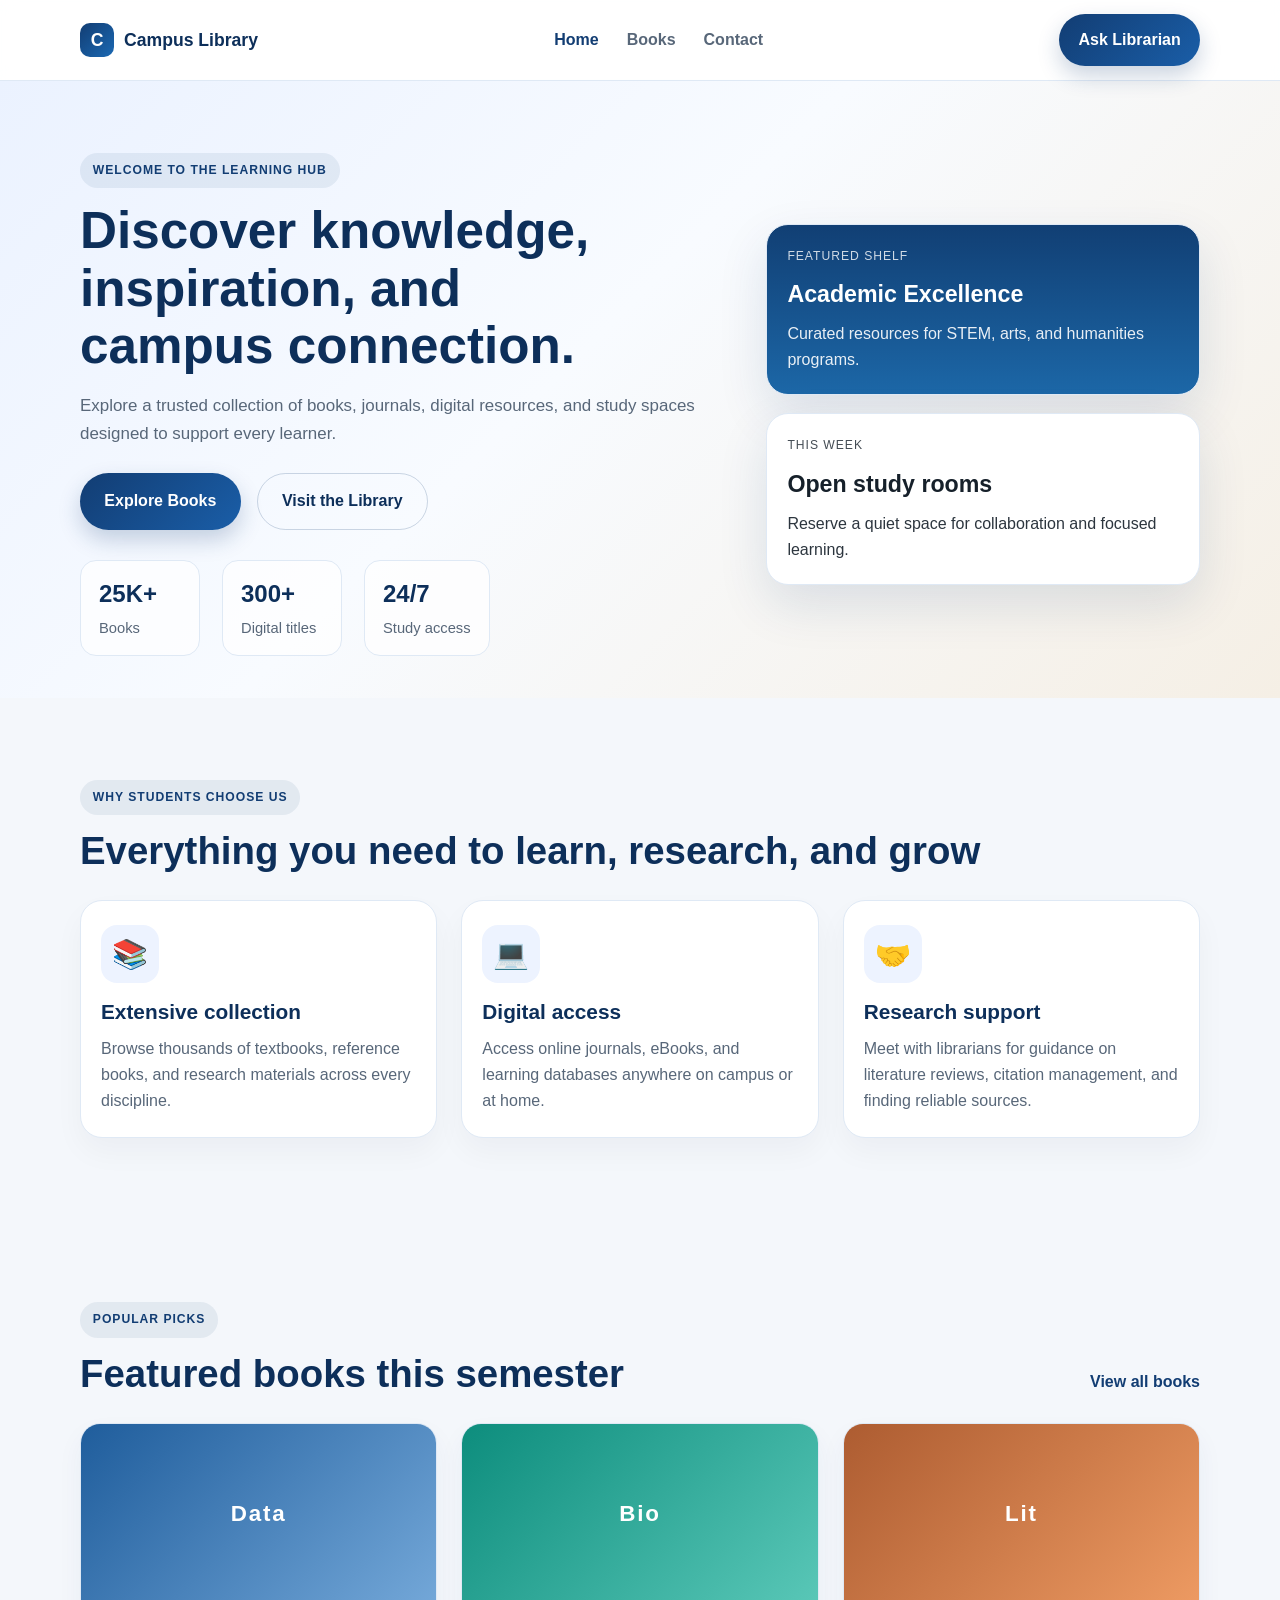
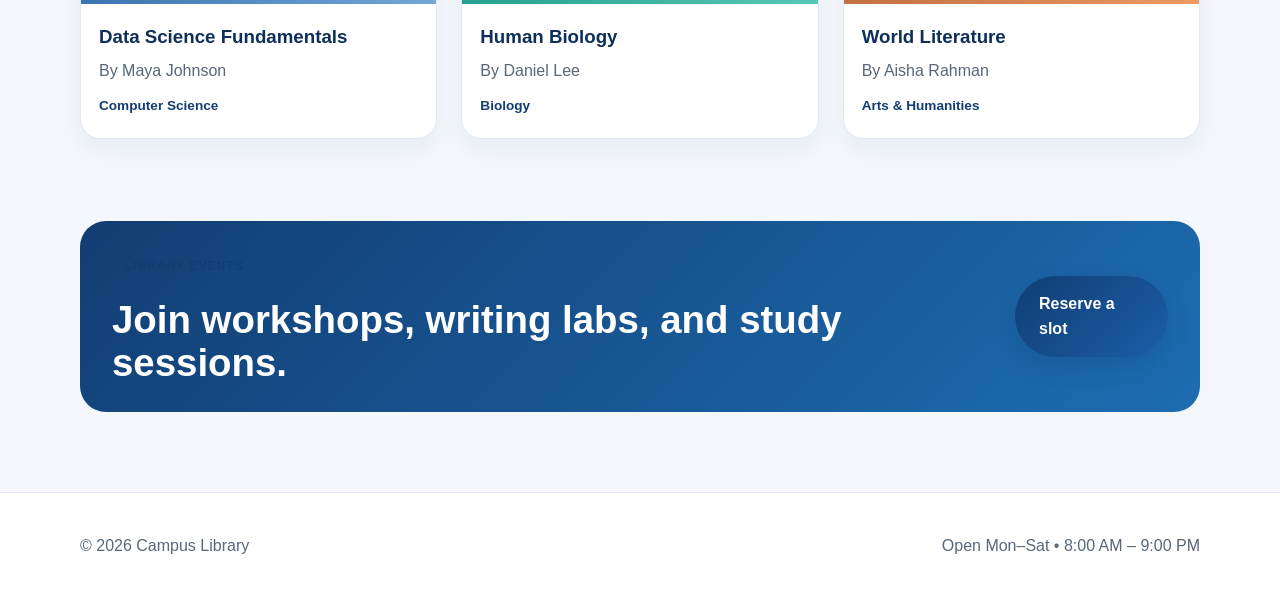
<file: college-library/index.html>
<!DOCTYPE html>
<html lang="en">
  <head>
    <meta charset="UTF-8" />
    <meta name="viewport" content="width=device-width, initial-scale=1.0" />
    <title>Campus Library</title>
    <meta
      name="description"
      content="Campus Library helps students and faculty find books, resources, and support services for academic success."
    />
    <link rel="stylesheet" href="style.css" />
  </head>
  <body>
    <header class="site-header">
      <nav class="nav container" aria-label="Main navigation">
        <a class="brand" href="index.html" aria-label="Campus Library home">
          <span class="brand-mark">C</span>
          <span>Campus Library</span>
        </a>

        <div class="nav-links">
          <a class="active" href="index.html">Home</a>
          <a href="books.html">Books</a>
          <a href="contact.html">Contact</a>
        </div>

        <a class="nav-button" href="contact.html">Ask Librarian</a>
      </nav>
    </header>

    <main>
      <section class="hero">
        <div class="container hero-inner">
          <div class="hero-copy">
            <p class="eyebrow">Welcome to the learning hub</p>
            <h1>Discover knowledge, inspiration, and campus connection.</h1>
            <p class="lead">
              Explore a trusted collection of books, journals, digital resources,
              and study spaces designed to support every learner.
            </p>

            <div class="hero-actions">
              <a class="primary-btn" href="books.html">Explore Books</a>
              <a class="secondary-btn" href="contact.html">Visit the Library</a>
            </div>

            <div class="hero-stats" aria-label="Library statistics">
              <div>
                <strong>25K+</strong>
                <span>Books</span>
              </div>
              <div>
                <strong>300+</strong>
                <span>Digital titles</span>
              </div>
              <div>
                <strong>24/7</strong>
                <span>Study access</span>
              </div>
            </div>
          </div>

          <div class="hero-card" aria-label="Library highlights">
            <div class="mini-card highlight">
              <span class="label">Featured shelf</span>
              <h3>Academic Excellence</h3>
              <p>Curated resources for STEM, arts, and humanities programs.</p>
            </div>
            <div class="mini-card">
              <span class="label">This week</span>
              <h3>Open study rooms</h3>
              <p>Reserve a quiet space for collaboration and focused learning.</p>
            </div>
          </div>
        </div>
      </section>

      <section class="features container">
        <div class="section-heading">
          <p class="eyebrow">Why students choose us</p>
          <h2>Everything you need to learn, research, and grow</h2>
        </div>

        <div class="feature-grid">
          <article class="feature-card">
            <div class="icon">📚</div>
            <h3>Extensive collection</h3>
            <p>
              Browse thousands of textbooks, reference books, and research
              materials across every discipline.
            </p>
          </article>

          <article class="feature-card">
            <div class="icon">💻</div>
            <h3>Digital access</h3>
            <p>
              Access online journals, eBooks, and learning databases anywhere on
              campus or at home.
            </p>
          </article>

          <article class="feature-card">
            <div class="icon">🤝</div>
            <h3>Research support</h3>
            <p>
              Meet with librarians for guidance on literature reviews, citation
              management, and finding reliable sources.
            </p>
          </article>
        </div>
      </section>

      <section class="featured-books container">
        <div class="section-heading split">
          <div>
            <p class="eyebrow">Popular picks</p>
            <h2>Featured books this semester</h2>
          </div>
          <a href="books.html" class="text-link">View all books</a>
        </div>

        <div class="book-grid">
          <article class="book-card">
            <div class="book-cover cover-a">Data</div>
            <div class="book-info">
              <h3>Data Science Fundamentals</h3>
              <p>By Maya Johnson</p>
              <span>Computer Science</span>
            </div>
          </article>

          <article class="book-card">
            <div class="book-cover cover-b">Bio</div>
            <div class="book-info">
              <h3>Human Biology</h3>
              <p>By Daniel Lee</p>
              <span>Biology</span>
            </div>
          </article>

          <article class="book-card">
            <div class="book-cover cover-c">Lit</div>
            <div class="book-info">
              <h3>World Literature</h3>
              <p>By Aisha Rahman</p>
              <span>Arts & Humanities</span>
            </div>
          </article>
        </div>
      </section>

      <section class="cta-panel">
        <div class="container cta-inner">
          <div>
            <p class="eyebrow">Library events</p>
            <h2>Join workshops, writing labs, and study sessions.</h2>
          </div>
          <a class="primary-btn" href="contact.html">Reserve a slot</a>
        </div>
      </section>
    </main>

    <footer class="site-footer">
      <div class="container footer-inner">
        <p>© 2026 Campus Library</p>
        <p>Open Mon–Sat • 8:00 AM – 9:00 PM</p>
      </div>
    </footer>
  </body>
</html>
</file>
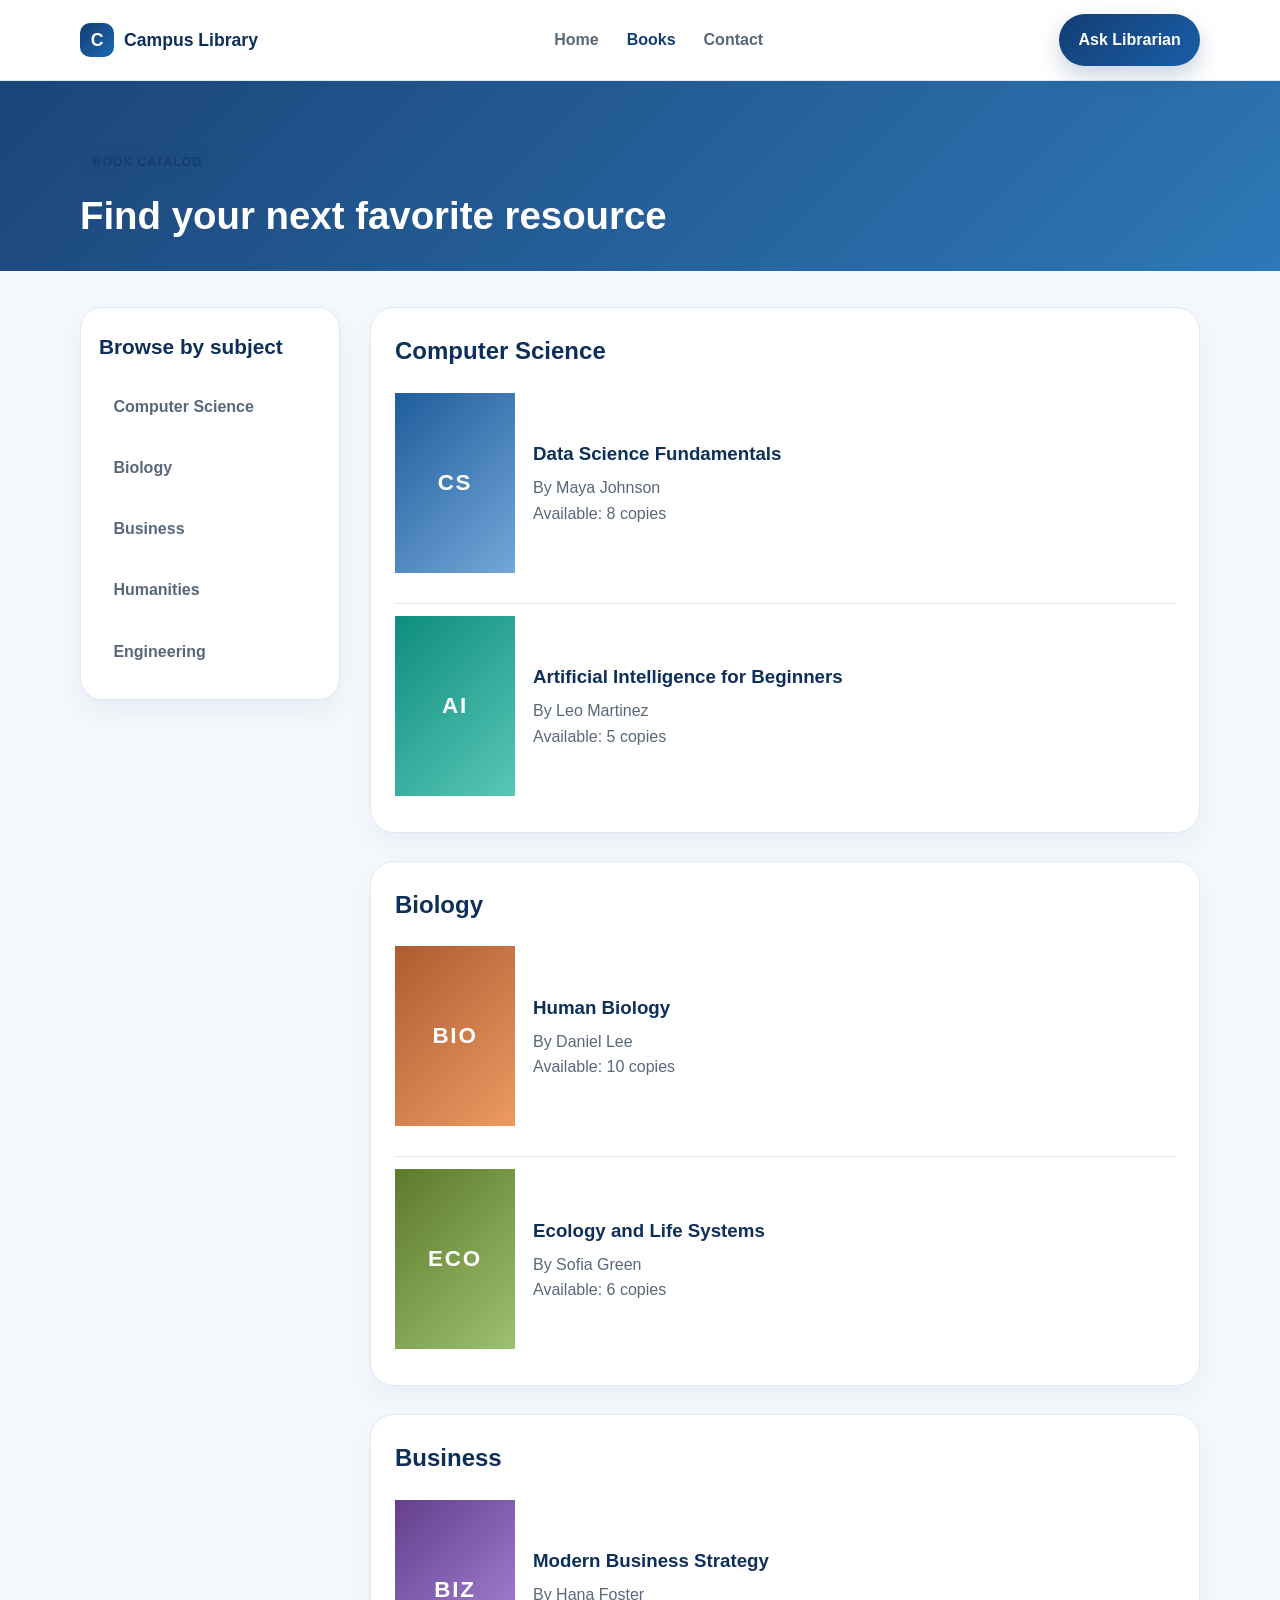
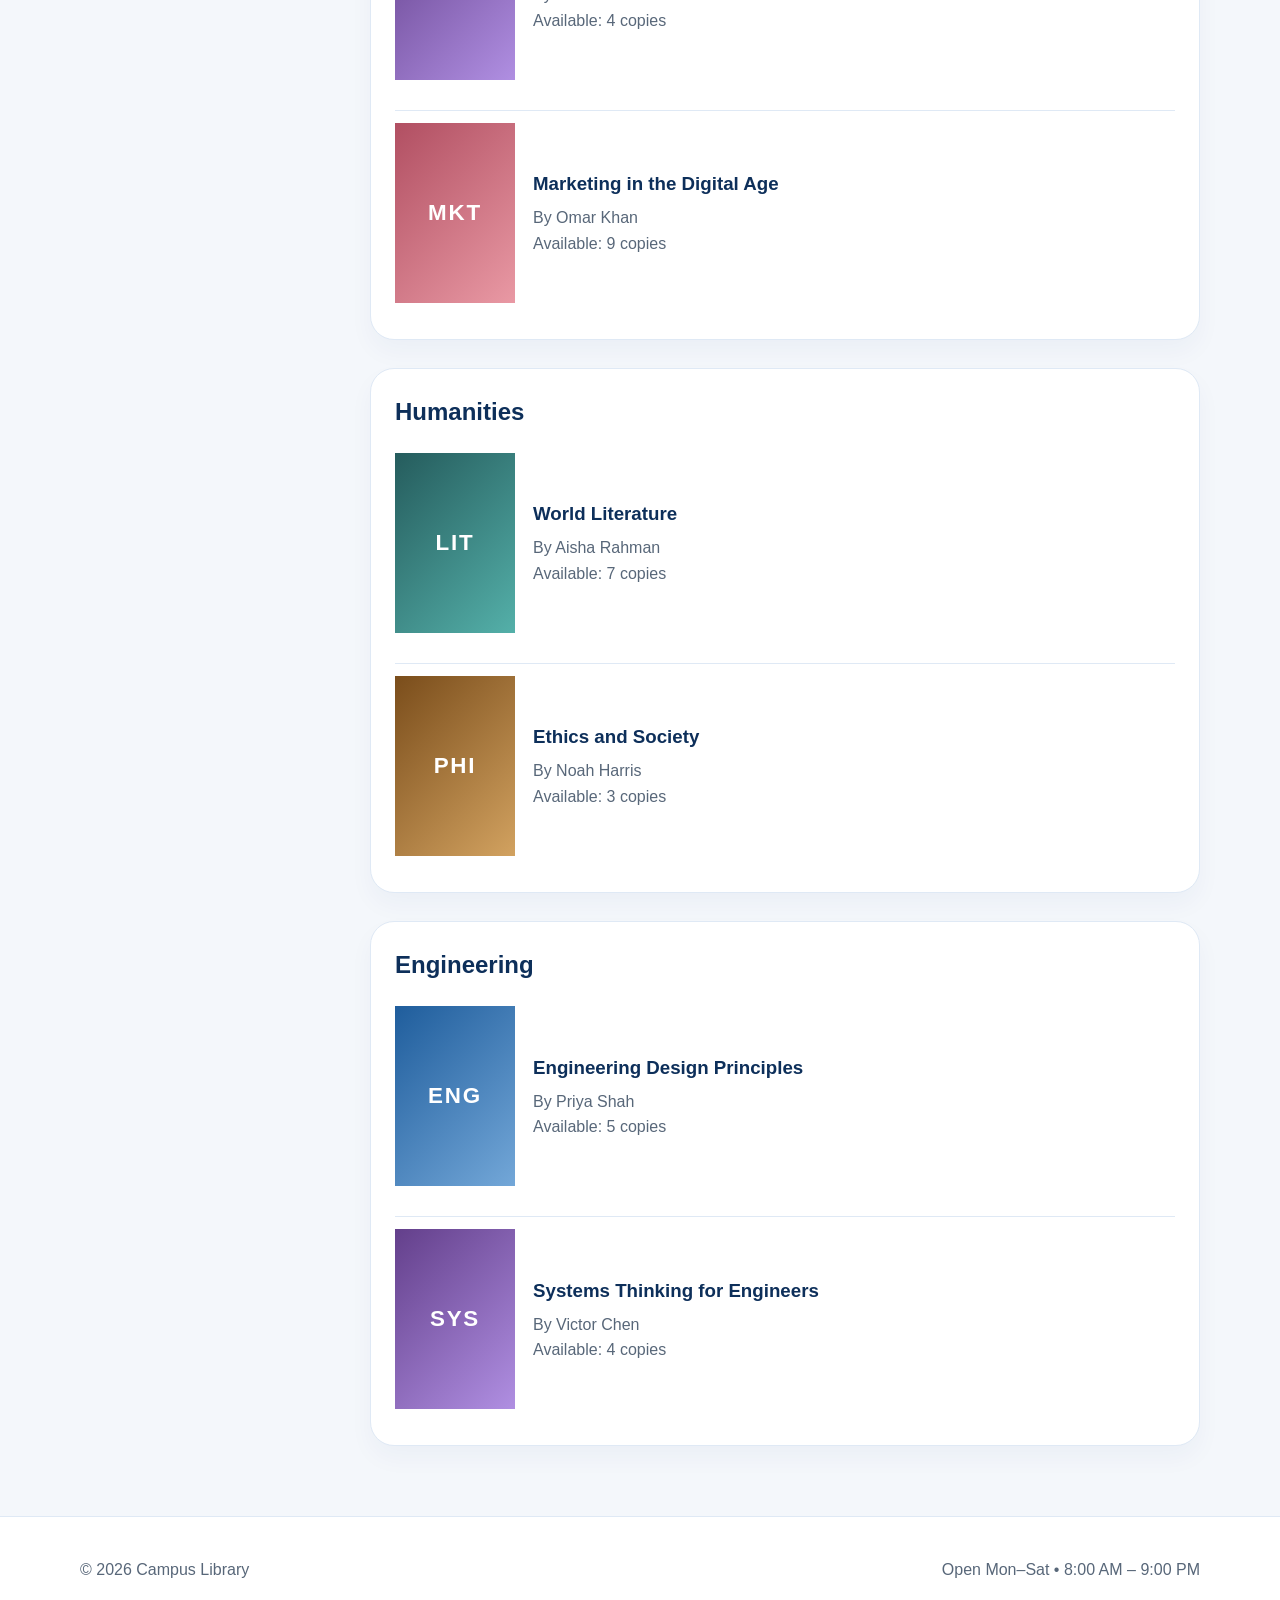
<file: college-library/books.html>
<!DOCTYPE html>
<html lang="en">
  <head>
    <meta charset="UTF-8" />
    <meta name="viewport" content="width=device-width, initial-scale=1.0" />
    <title>Books | Campus Library</title>
    <meta
      name="description"
      content="Browse the Campus Library catalog by department, subject, and recommended titles."
    />
    <link rel="stylesheet" href="style.css" />
  </head>
  <body>
    <header class="site-header">
      <nav class="nav container" aria-label="Main navigation">
        <a class="brand" href="index.html" aria-label="Campus Library home">
          <span class="brand-mark">C</span>
          <span>Campus Library</span>
        </a>

        <div class="nav-links">
          <a href="index.html">Home</a>
          <a class="active" href="books.html">Books</a>
          <a href="contact.html">Contact</a>
        </div>

        <a class="nav-button" href="contact.html">Ask Librarian</a>
      </nav>
    </header>

    <main class="page-main">
      <section class="page-hero small-hero">
        <div class="container">
          <p class="eyebrow">Book catalog</p>
          <h1>Find your next favorite resource</h1>
        </div>
      </section>

      <section class="container catalog-wrap">
        <aside class="catalog-sidebar" aria-label="Book categories">
          <h2>Browse by subject</h2>
          <ul>
            <li><a href="#computer-science">Computer Science</a></li>
            <li><a href="#biology">Biology</a></li>
            <li><a href="#business">Business</a></li>
            <li><a href="#humanities">Humanities</a></li>
            <li><a href="#engineering">Engineering</a></li>
          </ul>
        </aside>

        <div class="catalog-content">
          <div class="catalog-section" id="computer-science">
            <h2>Computer Science</h2>
            <div class="book-list">
              <article class="catalog-book">
                <div class="book-cover cover-a">CS</div>
                <div>
                  <h3>Data Science Fundamentals</h3>
                  <p>By Maya Johnson</p>
                  <span>Available: 8 copies</span>
                </div>
              </article>

              <article class="catalog-book">
                <div class="book-cover cover-b">AI</div>
                <div>
                  <h3>Artificial Intelligence for Beginners</h3>
                  <p>By Leo Martinez</p>
                  <span>Available: 5 copies</span>
                </div>
              </article>
            </div>
          </div>

          <div class="catalog-section" id="biology">
            <h2>Biology</h2>
            <div class="book-list">
              <article class="catalog-book">
                <div class="book-cover cover-c">BIO</div>
                <div>
                  <h3>Human Biology</h3>
                  <p>By Daniel Lee</p>
                  <span>Available: 10 copies</span>
                </div>
              </article>

              <article class="catalog-book">
                <div class="book-cover cover-d">ECO</div>
                <div>
                  <h3>Ecology and Life Systems</h3>
                  <p>By Sofia Green</p>
                  <span>Available: 6 copies</span>
                </div>
              </article>
            </div>
          </div>

          <div class="catalog-section" id="business">
            <h2>Business</h2>
            <div class="book-list">
              <article class="catalog-book">
                <div class="book-cover cover-e">BIZ</div>
                <div>
                  <h3>Modern Business Strategy</h3>
                  <p>By Hana Foster</p>
                  <span>Available: 4 copies</span>
                </div>
              </article>

              <article class="catalog-book">
                <div class="book-cover cover-f">MKT</div>
                <div>
                  <h3>Marketing in the Digital Age</h3>
                  <p>By Omar Khan</p>
                  <span>Available: 9 copies</span>
                </div>
              </article>
            </div>
          </div>

          <div class="catalog-section" id="humanities">
            <h2>Humanities</h2>
            <div class="book-list">
              <article class="catalog-book">
                <div class="book-cover cover-g">LIT</div>
                <div>
                  <h3>World Literature</h3>
                  <p>By Aisha Rahman</p>
                  <span>Available: 7 copies</span>
                </div>
              </article>

              <article class="catalog-book">
                <div class="book-cover cover-h">PHI</div>
                <div>
                  <h3>Ethics and Society</h3>
                  <p>By Noah Harris</p>
                  <span>Available: 3 copies</span>
                </div>
              </article>
            </div>
          </div>

          <div class="catalog-section" id="engineering">
            <h2>Engineering</h2>
            <div class="book-list">
              <article class="catalog-book">
                <div class="book-cover cover-a">ENG</div>
                <div>
                  <h3>Engineering Design Principles</h3>
                  <p>By Priya Shah</p>
                  <span>Available: 5 copies</span>
                </div>
              </article>

              <article class="catalog-book">
                <div class="book-cover cover-e">SYS</div>
                <div>
                  <h3>Systems Thinking for Engineers</h3>
                  <p>By Victor Chen</p>
                  <span>Available: 4 copies</span>
                </div>
              </article>
            </div>
          </div>
        </div>
      </section>
    </main>

    <footer class="site-footer">
      <div class="container footer-inner">
        <p>© 2026 Campus Library</p>
        <p>Open Mon–Sat • 8:00 AM – 9:00 PM</p>
      </div>
    </footer>
  </body>
</html>
</file>
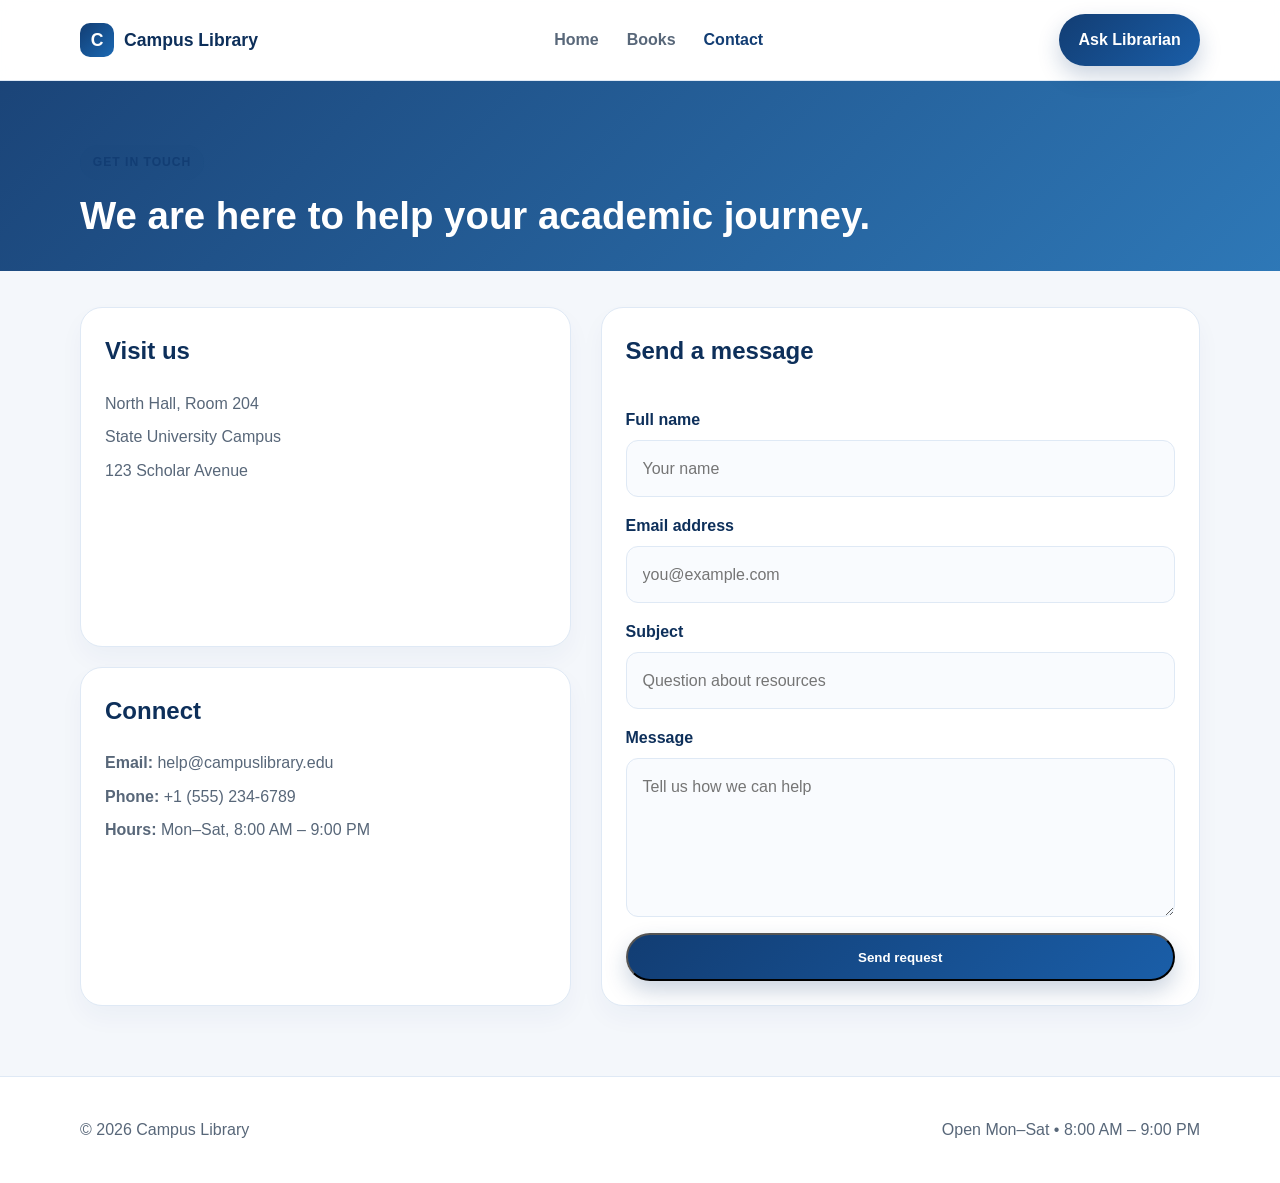
<file: college-library/contact.html>
<!DOCTYPE html>
<html lang="en">
  <head>
    <meta charset="UTF-8" />
    <meta name="viewport" content="width=device-width, initial-scale=1.0" />
    <title>Contact | Campus Library</title>
    <meta
      name="description"
      content="Contact the Campus Library for hours, support, reservations, and general questions."
    />
    <link rel="stylesheet" href="style.css" />
  </head>
  <body>
    <header class="site-header">
      <nav class="nav container" aria-label="Main navigation">
        <a class="brand" href="index.html" aria-label="Campus Library home">
          <span class="brand-mark">C</span>
          <span>Campus Library</span>
        </a>

        <div class="nav-links">
          <a href="index.html">Home</a>
          <a href="books.html">Books</a>
          <a class="active" href="contact.html">Contact</a>
        </div>

        <a class="nav-button" href="contact.html">Ask Librarian</a>
      </nav>
    </header>

    <main class="page-main">
      <section class="page-hero small-hero">
        <div class="container">
          <p class="eyebrow">Get in touch</p>
          <h1>We are here to help your academic journey.</h1>
        </div>
      </section>

      <section class="container contact-wrap">
        <div class="contact-info">
          <div class="info-card">
            <h2>Visit us</h2>
            <p>North Hall, Room 204</p>
            <p>State University Campus</p>
            <p>123 Scholar Avenue</p>
          </div>

          <div class="info-card">
            <h2>Connect</h2>
            <p><strong>Email:</strong> help@campuslibrary.edu</p>
            <p><strong>Phone:</strong> +1 (555) 234-6789</p>
            <p><strong>Hours:</strong> Mon–Sat, 8:00 AM – 9:00 PM</p>
          </div>
        </div>

        <form class="contact-form" action="#" method="post">
          <h2>Send a message</h2>
          <div class="form-group">
            <label for="name">Full name</label>
            <input id="name" name="name" type="text" placeholder="Your name" />
          </div>

          <div class="form-group">
            <label for="email">Email address</label>
            <input id="email" name="email" type="email" placeholder="you@example.com" />
          </div>

          <div class="form-group">
            <label for="subject">Subject</label>
            <input id="subject" name="subject" type="text" placeholder="Question about resources" />
          </div>

          <div class="form-group">
            <label for="message">Message</label>
            <textarea id="message" name="message" rows="5" placeholder="Tell us how we can help"></textarea>
          </div>

          <button type="submit" class="primary-btn">Send request</button>
        </form>
      </section>
    </main>

    <footer class="site-footer">
      <div class="container footer-inner">
        <p>© 2026 Campus Library</p>
        <p>Open Mon–Sat • 8:00 AM – 9:00 PM</p>
      </div>
    </footer>
  </body>
</html>
</file>
<file: college-library/style.css>
:root {
  --bg: #f4f7fb;
  --surface: #ffffff;
  --surface-2: #edf3ff;
  --primary: #123d73;
  --primary-dark: #0d2f5a;
  --accent: #f0a53d;
  --text: #16202a;
  --muted: #586779;
  --line: #dfe9f5;
  --shadow: 0 20px 50px rgba(18, 61, 115, 0.12);
}

* { box-sizing: border-box; }

html {
  scroll-behavior: smooth;
}

body {
  margin: 0;
  font-family: "Segoe UI", Tahoma, Geneva, Verdana, sans-serif;
  background: var(--bg);
  color: var(--text);
  line-height: 1.6;
}

a {
  color: inherit;
  text-decoration: none;
}

img {
  max-width: 100%;
  display: block;
}

.container {
  width: min(1120px, calc(100% - 32px));
  margin: 0 auto;
}

.site-header {
  background: rgba(255, 255, 255, 0.92);
  border-bottom: 1px solid var(--line);
  position: sticky;
  top: 0;
  z-index: 10;
  backdrop-filter: blur(8px);
}

.nav {
  display: flex;
  align-items: center;
  justify-content: space-between;
  min-height: 80px;
  gap: 18px;
}

.brand {
  display: inline-flex;
  align-items: center;
  gap: 10px;
  font-size: 1.1rem;
  font-weight: 700;
  color: var(--primary-dark);
}

.brand-mark {
  display: inline-grid;
  place-items: center;
  width: 34px;
  height: 34px;
  border-radius: 10px;
  background: linear-gradient(135deg, var(--primary), #1b69b3);
  color: white;
  font-weight: 800;
}

.nav-links {
  display: flex;
  align-items: center;
  gap: 28px;
  color: var(--muted);
  font-weight: 600;
}

.nav-links a {
  transition: color 0.2s ease;
}

.nav-links a:hover,
.nav-links a.active {
  color: var(--primary);
}

.nav-button,
.primary-btn,
.secondary-btn {
  display: inline-flex;
  align-items: center;
  justify-content: center;
  border-radius: 999px;
  font-weight: 700;
  transition: transform 0.2s ease, box-shadow 0.2s ease;
}

.nav-button,
.primary-btn {
  background: linear-gradient(135deg, var(--primary), #1a5ea8);
  color: #fff;
  box-shadow: 0 10px 22px rgba(18, 61, 115, 0.22);
}

.nav-button {
  padding: 0.8rem 1.2rem;
}

.primary-btn,
.secondary-btn {
  padding: 0.92rem 1.52rem;
}

.secondary-btn {
  background: transparent;
  border: 1px solid rgba(18, 61, 115, 0.2);
  color: var(--primary-dark);
}

.nav-button:hover,
.primary-btn:hover,
.secondary-btn:hover {
  transform: translateY(-1px);
}

.hero {
  background: linear-gradient(135deg, #ebf2ff 0%, #f8fbff 45%, #f5efe5 100%);
  padding: 72px 0 42px;
}

.hero-inner {
  display: grid;
  grid-template-columns: 1.2fr 0.8fr;
  gap: 36px;
  align-items: center;
}

.eyebrow {
  display: inline-block;
  margin: 0 0 14px;
  padding: 0.5rem 0.8rem;
  border-radius: 999px;
  background: rgba(18, 61, 115, 0.08);
  color: var(--primary); 
  font-size: 0.76rem;
  font-weight: 700;
  letter-spacing: 0.08em;
  text-transform: uppercase;
}

.hero-copy h1,
.page-hero h1,
.section-heading h2,
.cta-panel h2 {
  margin: 0;
  color: var(--primary-dark);
  line-height: 1.12;
}

.hero-copy h1 {
  font-size: clamp(2.4rem, 4vw, 4.1rem);
  max-width: 560px;
}

.lead {
  margin: 18px 0 0;
  max-width: 620px;
  color: var(--muted);
  font-size: 1.06rem;
}

.hero-actions {
  display: flex;
  flex-wrap: wrap;
  gap: 16px;
  margin-top: 26px;
}

.hero-stats {
  display: flex;
  flex-wrap: wrap;
  gap: 22px;
  margin-top: 30px;
}

.hero-stats div {
  display: flex;
  flex-direction: column;
  gap: 4px;
  padding: 14px 18px;
  background: rgba(255, 255, 255, 0.72);
  border: 1px solid var(--line);
  border-radius: 16px;
  min-width: 120px;
}

.hero-stats strong {
  font-size: 1.5rem;
  color: var(--primary-dark);
}

.hero-stats span {
  color: var(--muted);
  font-size: 0.92rem;
}

.hero-card {
  display: grid;
  gap: 18px;
}

.mini-card {
  background: var(--surface);
  border: 1px solid var(--line);
  border-radius: 22px;
  padding: 22px 20px;
  box-shadow: var(--shadow);
}

.mini-card.highlight {
  background: linear-gradient(180deg, #113f74, #1c67a7);
  color: white;
}

.mini-card h3 {
  margin: 10px 0 8px;
  font-size: 1.45rem;
}

.mini-card p {
  margin: 0;
  color: inherit;
  opacity: 0.9;
}

.label {
  display: block;
  font-size: 0.76rem;
  letter-spacing: 0.08em;
  text-transform: uppercase;
  opacity: 0.8;
}

.features,
.featured-books {
  padding: 82px 0;
}

.section-heading {
  margin-bottom: 28px;
}

.section-heading h2 {
  font-size: clamp(1.8rem, 3vw, 2.8rem);
}

.split {
  display: flex;
  align-items: end;
  justify-content: space-between;
  gap: 20px;
}

.text-link {
  color: var(--primary);
  font-weight: 700;
}

.feature-grid,
.book-grid {
  display: grid;
  gap: 24px;
}

.feature-grid {
  grid-template-columns: repeat(3, minmax(0, 1fr));
}

.feature-card {
  background: var(--surface);
  border: 1px solid var(--line);
  border-radius: 22px;
  padding: 24px 20px;
  box-shadow: 0 14px 30px rgba(16, 35, 52, 0.04);
}

.icon {
  display: inline-grid;
  place-items: center;
  width: 58px;
  height: 58px;
  border-radius: 16px;
  background: var(--surface-2);
  font-size: 1.8rem;
  margin-bottom: 12px;
}

.feature-card h3 {
  margin: 0 0 8px;
  color: var(--primary-dark);
  font-size: 1.3rem;
}

.feature-card p {
  margin: 0;
  color: var(--muted);
}

.book-grid {
  grid-template-columns: repeat(3, minmax(0, 1fr));
}

.book-card {
  background: var(--surface);
  border: 1px solid var(--line);
  border-radius: 20px;
  overflow: hidden;
  box-shadow: 0 12px 26px rgba(18, 61, 115, 0.05);
}

.book-cover {
  display: grid;
  place-items: center;
  min-height: 180px;
  color: white;
  font-size: 1.4rem;
  font-weight: 800;
  letter-spacing: 0.08em;
}

.cover-a { background: linear-gradient(135deg, #1f5d9c, #73a7d8); }
.cover-b { background: linear-gradient(135deg, #0d8d7d, #59c7b7); }
.cover-c { background: linear-gradient(135deg, #ad5c31, #ed9a62); }
.cover-d { background: linear-gradient(135deg, #5c7a2a, #9cc16f); }
.cover-e { background: linear-gradient(135deg, #633f8b, #b08fe2); }
.cover-f { background: linear-gradient(135deg, #b14f62, #e999a4); }
.cover-g { background: linear-gradient(135deg, #255c5d, #54b0a9); }
.cover-h { background: linear-gradient(135deg, #7a4d1b, #d2a260); }

.book-info {
  padding: 18px 18px 20px;
}

.book-info h3 {
  margin: 0 0 6px;
  color: var(--primary-dark);
}

.book-info p,
.book-info span {
  margin: 0;
  color: var(--muted);
}

.book-info span {
  display: inline-block;
  margin-top: 12px;
  font-size: 0.85rem;
  color: var(--primary);
  font-weight: 700;
}

.cta-panel {
  padding: 0 0 80px;
}

.cta-inner {
  background: linear-gradient(135deg, var(--primary), #1d6db1);
  color: white;
  border-radius: 26px;
  padding: 28px 32px;
  display: flex;
  align-items: center;
  justify-content: space-between;
  gap: 20px;
}

.cta-panel h2 {
  color: white;
  font-size: clamp(1.6rem, 3vw, 2.5rem);
}

.site-footer {
  border-top: 1px solid var(--line);
  background: #fff;
}

.footer-inner {
  display: flex;
  align-items: center;
  justify-content: space-between;
  gap: 12px;
  padding: 24px 0;
  color: var(--muted);
}

.page-main {
  padding-bottom: 70px;
}

.page-hero {
  padding: 64px 0 34px;
  background: linear-gradient(135deg, rgba(18,61,115,0.96), rgba(29,109,177,0.92));
  color: white;
}

.small-hero h1 {
  color: white;
  font-size: clamp(2rem, 3vw, 3rem);
}

.catalog-wrap {
  display: grid;
  grid-template-columns: 260px minmax(0, 1fr);
  gap: 30px;
  margin-top: 36px;
}

.catalog-sidebar {
  background: #fff;
  border: 1px solid var(--line);
  border-radius: 22px;
  padding: 22px 18px;
  height: fit-content;
  box-shadow: 0 12px 24px rgba(18, 61, 115, 0.05);
}

.catalog-sidebar h2 {
  margin-top: 0;
  font-size: 1.3rem;
  color: var(--primary-dark);
}

.catalog-sidebar ul {
  list-style: none;
  padding: 0;
  margin: 0;
  display: grid;
  gap: 10px;
}

.catalog-sidebar a {
  display: block;
  padding: 0.8rem 0.9rem;
  border-radius: 12px;
  color: var(--muted);
  font-weight: 600;
}

.catalog-sidebar a:hover {
  background: var(--surface-2);
  color: var(--primary);
}

.catalog-content {
  display: grid;
  gap: 28px;
}

.catalog-section {
  background: var(--surface);
  border: 1px solid var(--line);
  border-radius: 24px;
  padding: 24px;
  box-shadow: 0 12px 24px rgba(18, 61, 115, 0.04);
}

.catalog-section h2 {
  margin: 0 0 22px;
  color: var(--primary-dark);
}

.book-list {
  display: grid;
  gap: 18px;
}

.catalog-book {
  display: grid;
  grid-template-columns: 120px 1fr;
  gap: 18px;
  align-items: center;
  padding: 12px 0;
  border-top: 1px solid var(--line);
}

.catalog-book:first-child {
  border-top: none;
  padding-top: 0;
}

.catalog-book h3 {
  margin: 0 0 6px;
  color: var(--primary-dark);
}

.catalog-book p,
.catalog-book span {
  margin: 0;
  color: var(--muted);
}

.contact-wrap {
  display: grid;
  grid-template-columns: 0.9fr 1.1fr;
  gap: 30px;
  margin-top: 36px;
}

.contact-info {
  display: grid;
  gap: 20px;
}

.info-card,
.contact-form {
  background: var(--surface);
  border: 1px solid var(--line);
  border-radius: 22px;
  padding: 24px;
  box-shadow: 0 12px 25px rgba(18, 61, 115, 0.04);
}

.info-card h2,
.contact-form h2 {
  margin-top: 0;
  color: var(--primary-dark);
}

.info-card p {
  margin: 0 0 8px;
  color: var(--muted);
}

.contact-form {
  display: grid;
  gap: 16px;
}

.form-group {
  display: grid;
  gap: 8px;
}

label {
  font-weight: 600;
  color: var(--primary-dark);
}

input,
textarea {
  width: 100%;
  padding: 0.9rem 1rem;
  border: 1px solid var(--line);
  border-radius: 12px;
  background: #f9fbfe;
  font: inherit;
  color: var(--text);
}

input:focus,
textarea:focus {
  outline: 2px solid rgba(29, 109, 177, 0.18);
  border-color: rgba(29, 109, 177, 0.8);
}

@media (max-width: 820px) {
  .nav {
    flex-wrap: wrap;
    justify-content: center;
    padding: 14px 0;
  }

  .nav-links {
    width: 100%;
    justify-content: center;
    padding-bottom: 8px;
  }

  .hero-inner,
  .feature-grid,
  .book-grid,
  .contact-wrap,
  .catalog-wrap {
    grid-template-columns: 1fr;
  }

  .split,
  .cta-inner,
  .footer-inner {
    flex-direction: column;
    align-items: flex-start;
  }

  .catalog-book {
    grid-template-columns: 1fr;
  }
}

@media (max-width: 560px) {
  .hero {
    padding-top: 48px;
  }

  .nav-button,
  .primary-btn,
  .secondary-btn {
    width: 100%;
  }

  .hero-actions {
    flex-direction: column;
  }
}
</file>
